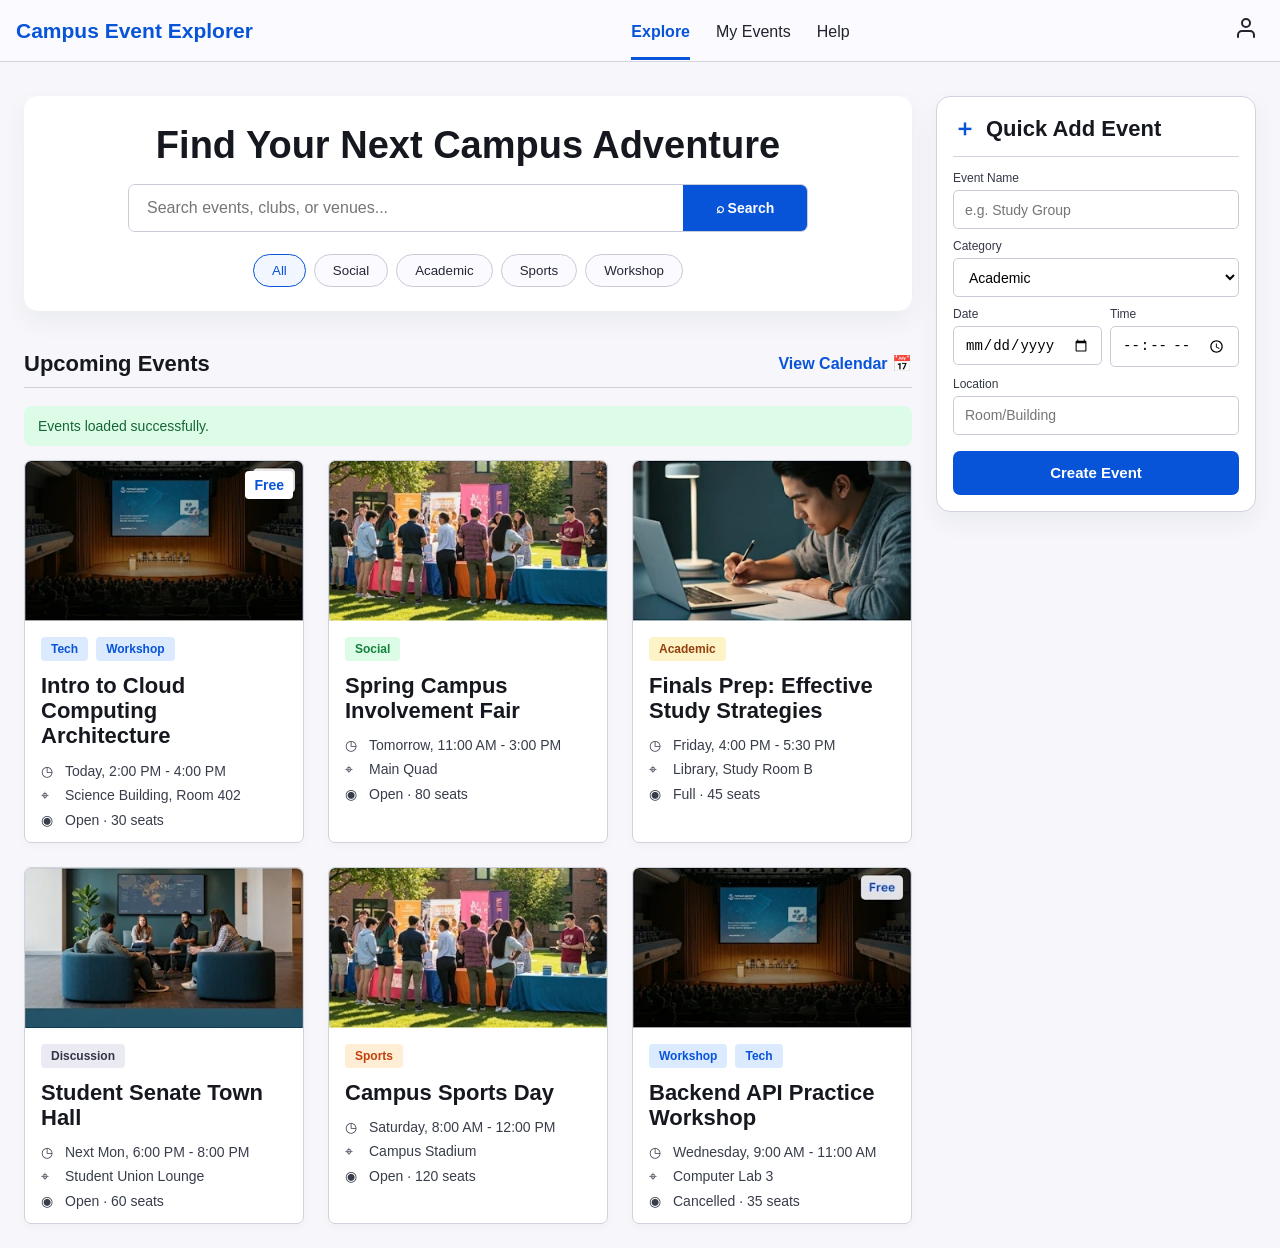
<file: w1d4_campus_event_explorer/index.html>
<!doctype html>
<html lang="en">
  <head>
    <meta charset="UTF-8" />
    <meta name="viewport" content="width=device-width, initial-scale=1.0" />
    <title>Campus Event Explorer</title>
    <link rel="stylesheet" href="styles.css" />
    <script src="app.js"></script>
  </head>
  <body>
    <header class="top-navbar">
      <a href="#" class="brand">Campus Event Explorer</a>

      <nav class="nav-menu" aria-label="Main navigation">
        <a href="#" class="nav-link active" data-page="explore">Explore</a>
        <a href="#" class="nav-link" data-page="my-events">My Events</a>
        <a href="#" class="nav-link" data-page="help">Help</a>
      </nav>
      <button class="profile-button" aria-label="User profile">
       <svg xmlns="http://w3.org" width="24" height="24" viewBox="0 0 24 24" fill="none" stroke="currentColor" stroke-width="2" stroke-linecap="round" stroke-linejoin="round">
  <path d="M20 21v-2a4 4 0 0 0-4-4H8a4 4 0 0 0-4 4v2"></path>
  <circle cx="12" cy="7" r="4"></circle>
</svg>
      </button>
    </header>

    <main class="page">
      <section id="networkAlert" class="alert-box" hidden>
        <span class="alert-icon">!</span>
        <div class="alert-content">
          <strong>Form validation error</strong>
          <ul id="alertMessage" class="alert-error-list"></ul>
        </div>

        <button id="closeAlertBtn" class="alert-close" aria-label="Close alert">
          ×
        </button>
      </section>

      <section class="main-layout">
        <div class="content-column">
          <section class="hero-card">
            <h1>Find Your Next Campus Adventure</h1>

            <div class="search-bar">
              <input
                id="searchInput"
                type="search"
                placeholder="Search events, clubs, or venues..."
              />
              <button id="searchBtn" class="search-button">
                <span>⌕</span>
                Search
              </button>
            </div>

            <div class="category-chips" aria-label="Category filters">
              <button class="chip active" data-category="All">All</button>
              <button class="chip" data-category="Social">Social</button>
              <button class="chip" data-category="Academic">Academic</button>
              <button class="chip" data-category="Sports">Sports</button>
              <button class="chip" data-category="Workshop">Workshop</button>
            </div>
          </section>

          <section class="events-section">
            <div class="section-title-row">
              <h2>Upcoming Events</h2>
              <a href="#" class="calendar-link">View Calendar &#128197</a>
            </div>

            <div id="feedbackMessage" class="feedback-message" hidden></div>

            <div id="loadingState" class="state-box" hidden>
              Loading campus events...
            </div>

            <div id="emptyState" class="state-box" hidden>
              No events found. Try another search or category.
            </div>

            <div id="eventGrid" class="event-grid"></div>
          </section>
        </div>

        <aside class="quick-add-card">
          <div class="quick-add-heading">
            <span class="plus-icon">＋</span>
            <h2>Quick Add Event</h2>
          </div>

          <form id="eventForm" novalidate>
            <div class="form-group">
              <label for="eventName">Event Name</label>
              <input
                id="eventName"
                type="text"
                placeholder="e.g. Study Group"
              />
            </div>

            <div class="form-group">
              <label for="eventCategory">Category</label>
              <select id="eventCategory">
                <option value="Academic">Academic</option>
                <option value="Social">Social</option>
                <option value="Sports">Sports</option>
                <option value="Workshop">Workshop</option>
                <option value="Discussion">Discussion</option>
                <option value="Tech">Tech</option>
              </select>
            </div>

            <div class="date-time-row">
              <div class="form-group">
                <label for="eventDate">Date</label>
                <input id="eventDate" type="date" />
              </div>

              <div class="form-group">
                <label for="eventTime">Time</label>
                <input id="eventTime" type="time" />
              </div>
            </div>

            <div class="form-group">
              <label for="eventLocation">Location</label>
              <input
                id="eventLocation"
                type="text"
                placeholder="Room/Building"
              />
            </div>

            <div id="formErrors" class="form-errors" hidden></div>

            <button type="submit" class="create-button">Create Event</button>
          </form>
        </aside>
      </section>
    </main>
  </body>
</html>
</file>
<file: w1d4_campus_event_explorer/styles.css>
:root {
  --bg: #f7f7fb;
  --card: #ffffff;
  --text: #16181f;
  --muted: #5f6472;
  --border: #d3d6df;
  --blue: #0754d8;
  --blue-dark: #0344b3;
  --red-bg: #fee0dc;
  --red-border: #f3aaa4;
  --red-text: #8f1111;
  --shadow: 0 10px 25px rgba(19, 27, 45, 0.06);
  --radius: 12px;
}

* {
  box-sizing: border-box;
}

body {
  margin: 0;
  font-family: Arial, Helvetica, sans-serif;
  color: var(--text);
  background: var(--bg);
}

/* Top navigation */

.top-navbar {
  height: 62px;
  border-bottom: 1px solid var(--border);
  background: #fbfbff;
  display: flex;
  align-items: center;
  padding: 0 16px;
  position: sticky;
  top: 0;
  z-index: 20;
}

.brand {
  color: var(--blue);
  font-size: 21px;
  font-weight: 800;
  text-decoration: none;
  margin-right: auto;
}

.nav-menu {
  display: flex;
  align-items: center;
  gap: 26px;
}

.nav-link {
  color: #20232d;
  text-decoration: none;
  font-size: 16px;
  padding: 21px 0 16px;
  border-bottom: 3px solid transparent;
}

.nav-link.active {
  color: var(--blue);
  border-bottom-color: var(--blue);
  font-weight: 800;
}

.profile-button {
  margin-left: auto;
  border: 0;
  background: transparent;
  font-size: 25px;
  cursor: pointer;
  color: #20232d;
}

/* Page layout */

.page {
  max-width: 1280px;
  margin: 0 auto;
  padding: 34px 24px 24px;
}

.alert-box {
  max-width: 890px;
  min-height: 72px;
  border: 1px solid var(--red-border);
  background: var(--red-bg);
  color: var(--red-text);
  border-radius: 8px;
  display: flex;
  align-items: center;
  gap: 18px;
  padding: 18px;
  margin-bottom: 40px;
}

.alert-box[hidden] {
  display: none !important;
}

.alert-content {
  flex: 1;
}

.alert-icon {
  width: 20px;
  height: 20px;
  border: 2px solid #d10000;
  color: #d10000;
  border-radius: 999px;
  display: inline-flex;
  align-items: center;
  justify-content: center;
  font-weight: 800;
  flex-shrink: 0;
}

.alert-box p {
  margin: 0;
  font-size: 16px;
  flex: 1;
}

.alert-error-list {
  margin: 6px 0 0;
  padding-left: 18px;
}

.alert-error-list li {
  margin: 3px 0;
}

.alert-close {
  border: 0;
  background: transparent;
  color: #c00000;
  font-size: 30px;
  line-height: 1;
  cursor: pointer;
}

.main-layout {
  display: grid;
  grid-template-columns: minmax(0, 1fr) 320px;
  gap: 24px;
  align-items: start;
}

.content-column {
  min-width: 0;
}

/* Hero search */

.hero-card {
  background: var(--card);
  border-radius: 14px;
  padding: 28px 24px 24px;
  text-align: center;
  box-shadow: var(--shadow);
  margin-bottom: 40px;
}

.hero-card h1 {
  margin: 0 0 16px;
  font-size: clamp(31px, 4vw, 38px);
  line-height: 1.15;
  font-weight: 900;
}

.search-bar {
  max-width: 680px;
  margin: 0 auto 22px;
  display: flex;
  border: 1px solid #c8ccd6;
  border-radius: 7px;
  overflow: hidden;
  background: white;
}

.search-bar input {
  flex: 1;
  border: 0;
  padding: 14px 18px;
  font-size: 16px;
  outline: none;
}

.search-button {
  border: 0;
  background: var(--blue);
  color: white;
  min-width: 124px;
  padding: 0 22px;
  font-weight: 800;
  font-size: 14px;
  cursor: pointer;
}

.search-button:hover {
  background: var(--blue-dark);
}

.category-chips {
  display: flex;
  justify-content: center;
  gap: 8px;
  flex-wrap: wrap;
}

.chip {
  border: 1px solid #c6cbd5;
  background: #fbfbff;
  color: #242733;
  border-radius: 999px;
  padding: 8px 18px;
  cursor: pointer;
}

.chip.active {
  border-color: var(--blue);
  color: var(--blue);
  background: #f2f6ff;
}

/* Event section */

.events-section {
  margin-top: 0;
}

.section-title-row {
  display: flex;
  justify-content: space-between;
  align-items: center;
  border-bottom: 1px solid #cdd1da;
  padding-bottom: 10px;
  margin-bottom: 18px;
}

.section-title-row h2 {
  margin: 0;
  font-size: 22px;
}

.calendar-link {
  color: var(--blue);
  font-weight: 700;
  text-decoration: none;
}

.feedback-message,
.form-errors {
  border-radius: 8px;
  padding: 12px 14px;
  margin-bottom: 14px;
  font-size: 14px;
}

.feedback-success {
  background: #dcfce7;
  color: #166534;
}

.feedback-error,
.form-errors {
  background: #fee2e2;
  color: #991b1b;
}

.state-box {
  border: 1px dashed var(--border);
  background: #ffffff;
  color: var(--muted);
  padding: 28px;
  text-align: center;
  border-radius: var(--radius);
}

.event-grid {
  display: grid;
  grid-template-columns: repeat(3, minmax(0, 1fr));
  gap: 24px;
}

.event-card {
  background: white;
  border: 1px solid #cfd3dc;
  border-radius: 7px;
  overflow: hidden;
  box-shadow: 0 3px 8px rgba(15, 23, 42, 0.03);
}

.event-image {
  height: 160px;
  position: relative;
  background: #dbeafe;
  overflow: hidden;
}

.event-image img {
  width: 100%;
  height: 100%;
  display: block;
  object-fit: cover;
}

.price-badge {
  position: absolute;
  top: 10px;
  right: 10px;
  background: white;
  color: var(--blue);
  font-weight: 800;
  font-size: 14px;
  padding: 6px 9px;
  border-radius: 4px;
}

.event-body {
  padding: 16px 16px 14px;
}

.tag-row {
  display: flex;
  flex-wrap: wrap;
  gap: 8px;
  margin-bottom: 12px;
}

.tag {
  display: inline-flex;
  padding: 5px 10px;
  border-radius: 4px;
  font-size: 12px;
  font-weight: 700;
}

.tag-tech,
.tag-workshop {
  background: #dbeafe;
  color: #0754d8;
}

.tag-social {
  background: #dcfce7;
  color: #15803d;
}

.tag-academic {
  background: #fef3c7;
  color: #92400e;
}

.tag-discussion {
  background: #e9eaf2;
  color: #333647;
}

.tag-sports {
  background: #ffedd5;
  color: #c2410c;
}

.event-card h3 {
  margin: 0 0 14px;
  font-size: 22px;
  line-height: 1.15;
}

.event-meta {
  display: grid;
  gap: 8px;
  color: #383d4a;
  font-size: 14px;
}

.meta-line {
  display: flex;
  gap: 8px;
  align-items: flex-start;
}

.meta-icon {
  width: 16px;
  flex-shrink: 0;
}

/* Quick add form */

.quick-add-card {
  background: white;
  border: 1px solid #cfd3dc;
  border-radius: 14px;
  padding: 16px;
  position: sticky;
  top: 86px;
  box-shadow: var(--shadow);
}

.quick-add-heading {
  display: flex;
  align-items: center;
  gap: 10px;
  border-bottom: 1px solid #cfd3dc;
  padding-bottom: 12px;
  margin-bottom: 14px;
}

.quick-add-heading h2 {
  margin: 0;
  font-size: 22px;
}

.plus-icon {
  color: var(--blue);
  font-size: 23px;
  font-weight: 900;
}

.form-group {
  margin-bottom: 10px;
}

.form-group label {
  display: block;
  font-size: 12px;
  margin-bottom: 5px;
  color: #343946;
}

.form-group input,
.form-group select {
  width: 100%;
  min-height: 39px;
  border: 1px solid #c8ccd6;
  border-radius: 5px;
  padding: 9px 11px;
  font-size: 14px;
  background: white;
}

.form-group input:focus,
.form-group select:focus {
  outline: 2px solid rgba(7, 84, 216, 0.18);
  border-color: var(--blue);
}

.date-time-row {
  display: grid;
  grid-template-columns: 1fr 1fr;
  gap: 8px;
}

.create-button {
  width: 100%;
  border: 0;
  border-radius: 7px;
  background: var(--blue);
  color: white;
  min-height: 44px;
  font-weight: 800;
  font-size: 15px;
  cursor: pointer;
  margin-top: 6px;
}

.create-button:hover {
  background: var(--blue-dark);
}

/* Responsive */

@media (max-width: 1050px) {
  .main-layout {
    grid-template-columns: 1fr;
  }

  .quick-add-card {
    position: static;
    max-width: 560px;
  }

  .event-grid {
    grid-template-columns: repeat(2, minmax(0, 1fr));
  }

  .alert-box {
    max-width: 100%;
  }
}

@media (max-width: 720px) {
  .top-navbar {
    height: auto;
    flex-wrap: wrap;
    gap: 10px;
    padding: 14px 16px;
  }

  .brand {
    width: 100%;
  }

  .nav-menu {
    order: 3;
    width: 100%;
    justify-content: center;
  }

  .profile-button {
    position: absolute;
    top: 12px;
    right: 16px;
  }

  .page {
    padding: 24px 14px;
  }

  .alert-box {
    margin-bottom: 24px;
  }

  .hero-card {
    padding: 24px 14px;
    margin-bottom: 28px;
  }

  .search-bar {
    flex-direction: column;
  }

  .search-button {
    min-height: 44px;
    width: 100%;
  }

  .section-title-row {
    align-items: flex-start;
    gap: 8px;
    flex-direction: column;
  }

  .event-grid {
    grid-template-columns: 1fr;
  }

  .date-time-row {
    grid-template-columns: 1fr;
  }
}

@media (max-width: 390px) {
  .hero-card h1 {
    font-size: 28px;
  }

  .chip {
    padding: 7px 13px;
  }

  .event-card h3 {
    font-size: 20px;
  }
}
</file>
